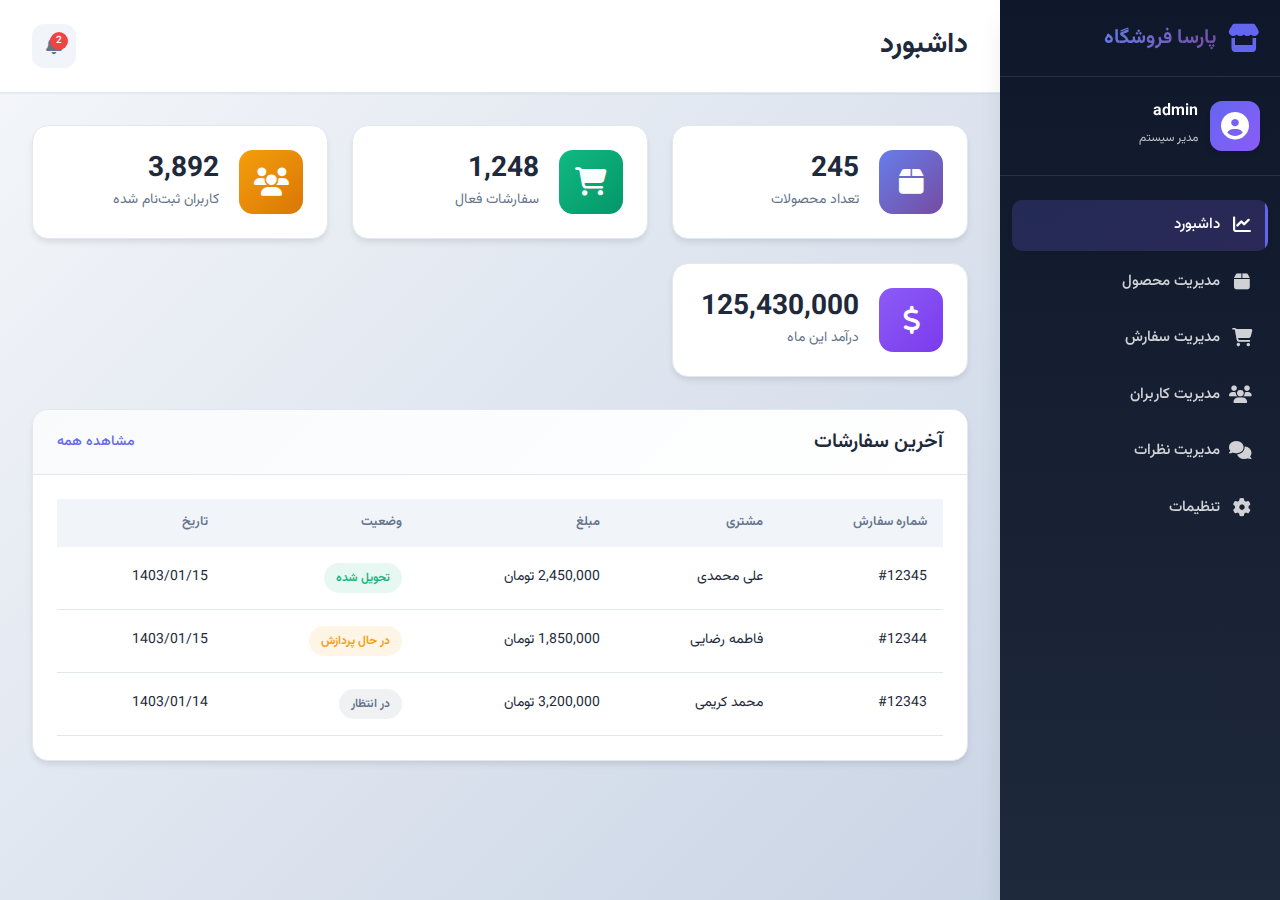
<file: index.html>
<!DOCTYPE html>
    <html lang="fa">
    <head>
        <meta charset="UTF-8">
        <meta name="viewport" content="width=device-width, initial-scale=1.0">
        <title>پنل مدیریت - پارسا فروشگاه</title>
        <link href="https://cdn.jsdelivr.net/npm/bootstrap@5.3.3/dist/css/bootstrap.min.css" rel="stylesheet">
        <script src="https://cdn.jsdelivr.net/npm/bootstrap@5.3.3/dist/js/bootstrap.bundle.min.js"></script>
        <link rel="stylesheet" href="panel.css">
        <link rel="stylesheet" href="https://cdnjs.cloudflare.com/ajax/libs/font-awesome/6.5.0/css/all.min.css">
        <link rel="preconnect" href="https://fonts.googleapis.com">
        <link rel="preconnect" href="https://fonts.gstatic.com" crossorigin>
        <link href="https://fonts.googleapis.com/css2?family=Vazirmatn:wght@300;400;500;600;700&display=swap" rel="stylesheet">
    </head>
    <body dir="rtl">
        <div class="admin-panel">
            <!-- Sidebar -->
            <aside class="sidebar">
                <div class="sidebar-header">
                    <div class="logo">
                        <i class="fa-solid fa-store"></i>
                        <h2 data-binding="shop-name">پارسا فروشگاه</h2>
                    </div>
                </div>
                
                <div class="user-profile">
                    <div class="user-avatar">
                        <i class="fa-solid fa-user-circle"></i>
                    </div>
                    <div class="user-info">
                        <h4>admin</h4>
                        <span data-i18n-key="user.role.admin">مدیر سیستم</span>
                    </div>
                </div>

                <nav class="sidebar-menu">
                    <a href="#" class="menu-item active" data-page="dashboard">
                        <i class="fa-solid fa-chart-line"></i>
                        <span data-i18n-key="nav.dashboard">داشبورد</span>
                    </a>
                    <a href="#" class="menu-item" data-page="products">
                        <i class="fa-solid fa-box"></i>
                        <span data-i18n-key="nav.products">مدیریت محصول</span>
                    </a>
                    <a href="#" class="menu-item" data-page="orders">
                        <i class="fa-solid fa-shopping-cart"></i>
                        <span data-i18n-key="nav.orders">مدیریت سفارش</span>
                    </a>
                    <a href="#" class="menu-item" data-page="users">
                        <i class="fa-solid fa-users"></i>
                        <span data-i18n-key="nav.users">مدیریت کاربران</span>
                    </a>
                    <a href="#" class="menu-item" data-page="comments">
                        <i class="fa-solid fa-comments"></i>
                        <span data-i18n-key="nav.comments">مدیریت نظرات</span>
                    </a>
                    <a href="#" class="menu-item" data-page="settings">
                        <i class="fa-solid fa-gear"></i>
                        <span data-i18n-key="nav.settings">تنظیمات</span>
                    </a>
                </nav>
            </aside>

            <!-- Main Content -->
            <main class="main-content">
                <div class="content-header">
                    <div class="content-header-start">
                        <button class="mobile-nav-toggle" id="mobileNavToggle" aria-label="باز کردن منو" data-i18n-key="action.openMenu" data-i18n-attr="aria-label">
                            <i class="fa-solid fa-bars"></i>
                        </button>
                        <h1 class="page-title" data-i18n-key="nav.dashboard">داشبورد</h1>
                    </div>
                    <div class="header-actions">
                        <div class="notification-wrapper">
                            <button class="btn-notification" id="notificationButton">
                                <i class="fa-solid fa-bell"></i>
                                <span class="badge" id="notificationBadge">0</span>
                            </button>
                            <div class="notifications-panel" id="notificationsPanel">
                                <div class="notifications-header">
                                    <span data-i18n-key="notifications.title">اعلان‌های اخیر</span>
                                    <button class="mark-all" id="markAllNotifications" data-i18n-key="notifications.markAll">علامت‌گذاری همه</button>
                                </div>
                                <ul class="notifications-list" id="notificationsList"></ul>
                                <div class="notifications-empty" id="notificationsEmpty" data-i18n-key="notifications.empty">اعلانی وجود ندارد.</div>
                            </div>
                        </div>
                    </div>
                </div>

                <div class="content-area">
                    <!-- Dashboard Content -->
                    <div id="dashboard" class="page-content active">
                        <div class="stats-grid">
                            <div class="stat-card">
                                <div class="stat-icon blue">
                                    <i class="fa-solid fa-box"></i>
                                </div>
                                <div class="stat-info">
                                    <h3>245</h3>
                                    <p data-i18n-key="stats.products">تعداد محصولات</p>
                                </div>
                            </div>
                            <div class="stat-card">
                                <div class="stat-icon green">
                                    <i class="fa-solid fa-shopping-cart"></i>
                                </div>
                                <div class="stat-info">
                                    <h3>1,248</h3>
                                    <p data-i18n-key="stats.orders">سفارشات فعال</p>
                                </div>
                            </div>
                            <div class="stat-card">
                                <div class="stat-icon orange">
                                    <i class="fa-solid fa-users"></i>
                                </div>
                                <div class="stat-info">
                                    <h3>3,892</h3>
                                    <p data-i18n-key="stats.users">کاربران ثبت‌نام شده</p>
                                </div>
                            </div>
                            <div class="stat-card">
                                <div class="stat-icon purple">
                                    <i class="fa-solid fa-dollar-sign"></i>
                                </div>
                                <div class="stat-info">
                                    <h3>125,430,000</h3>
                                    <p data-i18n-key="stats.revenue">درآمد این ماه</p>
                                </div>
                            </div>
                        </div>

                        <div class="content-cards">
                            <div class="card-modern">
                                <div class="card-header">
                                    <h3 data-i18n-key="card.latestOrders">آخرین سفارشات</h3>
                                    <a href="#" class="view-all" data-i18n-key="action.viewAll">مشاهده همه</a>
                                </div>
                                <div class="card-body">
                                    <div class="table-responsive">
                                        <table class="modern-table">
                                            <thead>
                                                <tr>
                                                    <th data-i18n-key="table.orderId">شماره سفارش</th>
                                                    <th data-i18n-key="table.customer">مشتری</th>
                                                    <th data-i18n-key="table.amount">مبلغ</th>
                                                    <th data-i18n-key="table.status">وضعیت</th>
                                                    <th data-i18n-key="table.date">تاریخ</th>
                                                </tr>
                                            </thead>
                                            <tbody>
                                                <tr>
                                                    <td>#12345</td>
                                                    <td>علی محمدی</td>
                                                    <td>2,450,000 تومان</td>
                                                    <td><span class="status-badge success" data-status-code="delivered" data-i18n-key="status.delivered">تحویل شده</span></td>
                                                    <td>1403/01/15</td>
                                                </tr>
                                                <tr>
                                                    <td>#12344</td>
                                                    <td>فاطمه رضایی</td>
                                                    <td>1,850,000 تومان</td>
                                                    <td><span class="status-badge warning" data-status-code="processing" data-i18n-key="status.processing">در حال پردازش</span></td>
                                                    <td>1403/01/15</td>
                                                </tr>
                                                <tr>
                                                    <td>#12343</td>
                                                    <td>محمد کریمی</td>
                                                    <td>3,200,000 تومان</td>
                                                    <td><span class="status-badge pending" data-status-code="pending" data-i18n-key="status.pending">در انتظار</span></td>
                                                    <td>1403/01/14</td>
                                                </tr>
                                            </tbody>
                                        </table>
                                    </div>
                                </div>
                            </div>
                        </div>
                    </div>

                    <!-- Products Content -->
                    <div id="products" class="page-content">
                        <div class="content-cards">
                            <div class="card-modern">
                                <div class="card-header">
                                    <h3 data-i18n-key="card.productsList">لیست محصولات</h3>
                                    <button id="add" class="btn-primary">
                                        <i class="fa-solid fa-plus"></i>
                                        <span data-i18n-key="action.addProduct">افزودن محصول جدید</span>
                                    </button>
                                </div>
                                <div class="card-body">
                                    <div class="search-bar">
                                        <i class="fa-solid fa-search"></i>
                                        <input id="productSearch" type="text" placeholder="جستجو در محصولات..." data-i18n-key="placeholder.searchProducts" data-i18n-attr="placeholder">
                                    </div>
                                    <div class="products-grid">
                                        <div class="product-card">
                                            <div class="product-image">
                                                <i class="fa-solid fa-image"></i>
                                            </div>
                                            <div class="product-info">
                                                <h4>محصول نمونه 1</h4>
                                                <p>دسته: الکترونیک</p>
                                                <div class="product-price">2,500,000 تومان</div>
                                            </div>
                                            <div class="product-actions">
                                                <button class="btn-icon"><i class="fa-solid fa-edit"></i></button>
                                                <button class="btn-icon"><i class="fa-solid fa-trash"></i></button>
                                            </div>
                                        </div>
                                        <div class="product-card">
                                            <div class="product-image">
                                                <i class="fa-solid fa-image"></i>
                                            </div>
                                            <div class="product-info">
                                                <h4>محصول نمونه 2</h4>
                                                <p>دسته: پوشاک</p>
                                                <div class="product-price">850,000 تومان</div>
                                            </div>
                                            <div class="product-actions">
                                                <button class="btn-icon"><i class="fa-solid fa-edit"></i></button>
                                                <button class="btn-icon"><i class="fa-solid fa-trash"></i></button>
                                            </div>
                                        </div>
                                        <div class="product-card">
                                            <div class="product-image">
                                                <i class="fa-solid fa-image"></i>
                                            </div>
                                            <div class="product-info">
                                                <h4>محصول نمونه 3</h4>
                                                <p>دسته: لوازم خانگی</p>
                                                <div class="product-price">4,200,000 تومان</div>
                                            </div>
                                            <div class="product-actions">
                                                <button class="btn-icon"><i class="fa-solid fa-edit"></i></button>
                                                <button class="btn-icon"><i class="fa-solid fa-trash"></i></button>
                                            </div>
                                        </div>
                                    </div>
                                </div>
                            </div>
                        </div>
                    </div>

                    <!-- Orders Content -->
                    <div id="orders" class="page-content">
                        <div class="content-cards">
                            <div class="card-modern">
                                <div class="card-header">
                                    <h3 data-i18n-key="card.ordersManage">مدیریت سفارشات</h3>
                                    <div class="filter-buttons">
                                        <button class="filter-btn active" data-filter="all" data-i18n-key="filter.all">همه</button>
                                        <button class="filter-btn" data-filter="pending" data-i18n-key="filter.pending">در انتظار</button>
                                        <button class="filter-btn" data-filter="processing" data-i18n-key="filter.processing">در حال پردازش</button>
                                        <button class="filter-btn" data-filter="delivered" data-i18n-key="filter.delivered">تحویل شده</button>
                                        <button class="filter-btn" data-filter="canceled" data-i18n-key="filter.canceled">لغو شده</button>
                                    </div>
                                </div>
                                <div class="card-body">
                                    <div class="table-responsive">
                                        <table class="modern-table">
                                            <thead>
                                                <tr>
                                                    <th data-i18n-key="table.orderId">شماره سفارش</th>
                                                    <th data-i18n-key="table.customer">مشتری</th>
                                                    <th data-i18n-key="table.products">محصولات</th>
                                                    <th data-i18n-key="table.total">مبلغ کل</th>
                                                    <th data-i18n-key="table.status">وضعیت</th>
                                                    <th data-i18n-key="table.actions">عملیات</th>
                                                </tr>
                                            </thead>
                                            <tbody>
                                                <tr data-status-code="delivered"
                                                    data-notes="سفارش شامل کفش ورزشی، تی‌شرت اسپرت و هدفون است. پرداخت به صورت آنلاین انجام شده است."
                                                    data-products="کفش ورزشی نایک|تی‌شرت اسپرت آدیداس|هدفون بی‌سیم سونی"
                                                    data-payment="پرداخت آنلاین (درگاه بانکی)">
                                                    <td>#12345</td>
                                                    <td>علی محمدی</td>
                                                    <td>3 محصول</td>
                                                    <td>2,450,000 تومان</td>
                                                    <td><span class="status-badge success" data-status-code="delivered" data-i18n-key="status.delivered">تحویل شده</span></td>
                                                    <td>
                                                        <div class="order-actions">
                                                            <button class="btn-icon"><i class="fa-solid fa-eye"></i></button>
                                                        </div>
                                                    </td>
                                                </tr>
                                                <tr data-status-code="pending"
                                                    data-notes="مشتری درخواست ارسال سریع برای سفارش ۵ قلم لوازم جانبی داده است. پرداخت در محل خواهد بود."
                                                    data-products="کیبورد مکانیکال ردراگون|ماوس گیمینگ لاجیتک|هدفون روگ|پد ماوس RGB|پایه مانیتور"
                                                    data-payment="پرداخت در محل (نقد)">
                                                    <td>#12343</td>
                                                    <td>محمد کریمی</td>
                                                    <td>5 محصول</td>
                                                    <td>3,200,000 تومان</td>
                                                    <td><span class="status-badge pending" data-status-code="pending" data-i18n-key="status.pending">در انتظار</span></td>
                                                    <td>
                                                        <div class="order-actions">
                                                            <button class="btn-icon"><i class="fa-solid fa-eye"></i></button>
                                                        </div>
                                                    </td>
                                                </tr>
                                                <tr data-status-code="processing"
                                                    data-notes="دو آیتم پوشاک زنانه شامل مانتو و کیف سفارش داده شده و مشتری خواستار تماس قبل از ارسال است."
                                                    data-products="مانتو اداری پارچه مازراتی|کیف دستی چرمی"
                                                    data-payment="پرداخت کارت به کارت">
                                                    <td>#12344</td>
                                                    <td>فاطمه رضایی</td>
                                                    <td>2 محصول</td>
                                                    <td>1,850,000 تومان</td>
                                                    <td><span class="status-badge warning" data-status-code="processing" data-i18n-key="status.processing">در حال پردازش</span></td>
                                                    <td>
                                                        <div class="order-actions">
                                                            <button class="btn-icon"><i class="fa-solid fa-eye"></i></button>
                                                        </div>
                                                    </td>
                                                </tr>
                                            </tbody>
                                        </table>
                                    </div>
                                </div>
                            </div>
                        </div>
                    </div>

                    <!-- Users Content -->
                    <div id="users" class="page-content">
                        <div class="content-cards">
                            <div class="card-modern">
                                <div class="card-header">
                                    <h3 data-i18n-key="card.usersManage">مدیریت کاربران</h3>
                                    <button id="addUser" class="btn-primary">
                                        <i class="fa-solid fa-user-plus"></i>
                                        <span data-i18n-key="action.addUser">افزودن کاربر جدید</span>
                                    </button>
                                </div>
                                <div class="card-body">
                                    <div class="search-bar">
                                        <i class="fa-solid fa-search"></i>
                                        <input id="userSearch" type="text" placeholder="جستجو در کاربران..." data-i18n-key="placeholder.searchUsers" data-i18n-attr="placeholder">
                                    </div>
                                    <div class="users-list">
                                        <div class="user-card">
                                            <div class="user-avatar-small">
                                                <i class="fa-solid fa-user"></i>
                                            </div>
                                            <div class="user-details">
                                                <h4>علی محمدی</h4>
                                                <p>ali.mohammadi@example.com</p>
                                                <span class="user-role" data-i18n-key="user.role.customer">مشتری</span>
                                            </div>
                                            <div class="user-stats">
                                                <div class="stat-item">
                                                    <span class="stat-label" data-i18n-key="users.ordersLabel">سفارشات</span>
                                                    <span class="stat-value">12</span>
                                                </div>
                                            </div>
                                            <div class="user-actions">
                                                <button class="btn-icon"><i class="fa-solid fa-edit"></i></button>
                                                <button class="btn-icon"><i class="fa-solid fa-trash"></i></button>
                                            </div>
                                        </div>
                                        <div class="user-card">
                                            <div class="user-avatar-small">
                                                <i class="fa-solid fa-user"></i>
                                            </div>
                                            <div class="user-details">
                                                <h4>فاطمه رضایی</h4>
                                                <p>f.rezaei@example.com</p>
                                                <span class="user-role" data-i18n-key="user.role.customer">مشتری</span>
                                            </div>
                                            <div class="user-stats">
                                                <div class="stat-item">
                                                    <span class="stat-label" data-i18n-key="users.ordersLabel">سفارشات</span>
                                                    <span class="stat-value">8</span>
                                                </div>
                                            </div>
                                            <div class="user-actions">
                                                <button class="btn-icon"><i class="fa-solid fa-edit"></i></button>
                                                <button class="btn-icon"><i class="fa-solid fa-trash"></i></button>
                                            </div>
                                        </div>
                                        <div class="user-card">
                                            <div class="user-avatar-small">
                                                <i class="fa-solid fa-user"></i>
                                            </div>
                                            <div class="user-details">
                                                <h4>محمد کریمی</h4>
                                                <p>m.karimi@example.com</p>
                                                <span class="user-role admin-role" data-i18n-key="user.role.admin">مدیر</span>
                                            </div>
                                            <div class="user-stats">
                                                <div class="stat-item">
                                                    <span class="stat-label" data-i18n-key="users.ordersLabel">سفارشات</span>
                                                    <span class="stat-value">25</span>
                                                </div>
                                            </div>
                                            <div class="user-actions">
                                                <button class="btn-icon"><i class="fa-solid fa-edit"></i></button>
                                                <button class="btn-icon"><i class="fa-solid fa-trash"></i></button>
                                            </div>
                                        </div>
                                    </div>
                                </div>
                            </div>
                        </div>
                    </div>

                    <!-- Comments Content -->
                    <div id="comments" class="page-content">
                        <div class="content-cards">
                            <div class="card-modern">
                                <div class="card-header">
                                    <h3 data-i18n-key="card.commentsManage">مدیریت نظرات</h3>
                                    <div class="filter-buttons">
                                        <button class="filter-btn active" data-comment-filter="all" data-i18n-key="filter.all">همه</button>
                                        <button class="filter-btn" data-comment-filter="approved" data-i18n-key="filter.approved">تأیید شده</button>
                                        <button class="filter-btn" data-comment-filter="pending" data-i18n-key="filter.pendingApproval">در انتظار تأیید</button>
                                    </div>
                                </div>
                                <div class="card-body">
                                    <div class="comments-list" id="commentsList">
                                        <!-- نظرات به صورت دینامیک بارگذاری می‌شوند -->
                                    </div>
                                </div>
                            </div>
                        </div>
                    </div>

                    <!-- Settings Content -->
                    <div id="settings" class="page-content">
                        <div class="content-cards">
                            <div class="card-modern">
                                <div class="card-header">
                                    <h3 data-i18n-key="settings.title">تنظیمات سیستم</h3>
                                </div>
                                <div class="card-body">
                                    <div class="settings-section">
                                        <h4 data-i18n-key="settings.general">تنظیمات عمومی</h4>
                                    <div class="settings-form">
                                        <div class="form-group">
                                            <label for="settingsShopName" data-i18n-key="label.shopName">نام فروشگاه</label>
                                            <input id="settingsShopName" type="text" value="پارسا فروشگاه" class="form-input" autocomplete="off">
                                        </div>
                                        <div class="form-group">
                                            <label for="settingsAdminEmail" data-i18n-key="label.adminEmail">ایمیل مدیریت</label>
                                            <input id="settingsAdminEmail" type="email" value="admin@parsa-shop.ir" class="form-input" autocomplete="off">
                                        </div>
                                        <div class="form-group">
                                            <label for="settingsAdminPhone" data-i18n-key="label.adminPhone">شماره تماس</label>
                                            <input id="settingsAdminPhone" type="tel" value="021-12345678" class="form-input" autocomplete="off">
                                        </div>
                                        </div>
                                    </div>

                                    <div class="settings-section">
                                        <h4 data-i18n-key="settings.notifications">تنظیمات اعلان‌ها</h4>
                                        <div class="settings-form">
                                            <div class="checkbox-group">
                                                <label class="checkbox-label" for="notifyOrdersCheckbox">
                                                    <input type="checkbox" id="notifyOrdersCheckbox" checked>
                                                    <span data-i18n-key="label.notifyOrders">اعلان ایمیل برای سفارشات جدید</span>
                                                </label>
                                                <label class="checkbox-label" for="notifyCommentsCheckbox">
                                                    <input type="checkbox" id="notifyCommentsCheckbox" checked>
                                                    <span data-i18n-key="label.notifyComments">اعلان برای نظرات جدید</span>
                                                </label>
                                                <label class="checkbox-label" for="notifyUsersCheckbox">
                                                    <input type="checkbox" id="notifyUsersCheckbox">
                                                    <span data-i18n-key="label.notifyUsers">اعلان برای کاربران جدید</span>
                                                </label>
                                            </div>
                                        </div>
                                    </div>

                                    <div class="settings-section">
                                        <h4 data-i18n-key="settings.appearance">ظاهر و نمایش</h4>
                                        <div class="settings-form">
                                            <div class="form-group">
                                                <label for="colorThemeSelect" data-i18n-key="label.colorTheme">تم رنگی</label>
                                                <select class="form-input" id="colorThemeSelect">
                                                    <option value="light" data-i18n-key="theme.light">روشن</option>
                                                    <option value="dark" data-i18n-key="theme.dark">تیره</option>
                                                    <option value="auto" data-i18n-key="theme.auto">خودکار</option>
                                                </select>
                                            </div>
                                            <div class="form-group">
                                                <label for="languageSelect" data-i18n-key="label.language">زبان</label>
                                                <select class="form-input" id="languageSelect">
                                                    <option value="fa" data-i18n-key="language.fa">فارسی</option>
                                                    <option value="en" data-i18n-key="language.en">English</option>
                                                </select>
                                            </div>
                                        </div>
                                    </div>

                                    <div class="settings-actions">
                                        <button class="btn-primary" id="saveSettingsBtn" type="button" data-i18n-key="action.save">ذخیره تغییرات</button>
                                        <button class="btn-secondary" id="resetSettingsBtn" type="button" data-i18n-key="action.reset">بازنشانی</button>
                                    </div>
                                    <div class="settings-feedback" id="settingsFeedback" role="status" aria-live="polite"></div>
                                </div>
                            </div>
                        </div>
                    </div>
                </div>
            </main>
        </div>
        <div class="sidebar-overlay" id="sidebarOverlay"></div>

        <div class="order-modal" id="orderModal" aria-hidden="true">
            <div class="order-modal-content" role="dialog" aria-modal="true" aria-labelledby="orderModalTitle">
                <div class="order-modal-header">
                    <h3 id="orderModalTitle" data-i18n-key="orderModal.title">جزئیات سفارش</h3>
                    <button class="order-modal-close" id="closeOrderModal" aria-label="بستن پنجره" data-i18n-attr="aria-label" data-i18n-key="orderModal.close">
                        <i class="fa-solid fa-xmark"></i>
                    </button>
                </div>
                <div class="order-modal-body">
                    <div class="order-info-grid">
                        <div class="info-item">
                            <span data-i18n-key="orderModal.number">شماره سفارش</span>
                            <strong id="orderModalNumber">-</strong>
                        </div>
                        <div class="info-item">
                            <span data-i18n-key="orderModal.customer">نام مشتری</span>
                            <strong id="orderModalCustomer">-</strong>
                        </div>
                        <div class="info-item">
                            <span data-i18n-key="orderModal.productsCount">تعداد محصولات</span>
                            <strong id="orderModalProducts">-</strong>
                        </div>
                        <div class="info-item">
                            <span data-i18n-key="orderModal.total">مبلغ کل</span>
                            <strong id="orderModalTotal">-</strong>
                        </div>
                        <div class="info-item full-width">
                            <span data-i18n-key="orderModal.status">وضعیت</span>
                            <span id="orderModalStatus" class="status-badge">-</span>
                        </div>
                    </div>
                    <div class="order-modal-notes" id="orderModalNotes" data-i18n-key="orderModal.notesDefault">
                        برای مشاهده جزئیات بیشتر، سفارش را از بخش مدیریت انتخاب کنید.
                    </div>
                    <div class="order-modal-section">
                        <h4 data-i18n-key="orderModal.productsHeading">محصولات خریداری شده</h4>
                        <ul class="order-products-list" id="orderModalProductsList">
                            <li data-i18n-key="orderModal.productsEmpty">—</li>
                        </ul>
                    </div>
                    <div class="order-modal-section">
                        <h4 data-i18n-key="orderModal.paymentHeading">روش پرداخت</h4>
                        <p class="order-payment-method" id="orderModalPayment" data-i18n-key="orderModal.paymentEmpty">-</p>
                    </div>
                </div>
            </div>
        </div>
        <script src="settings.js"></script>
        <script src="panel.js"></script>
    </body>
    </html>
</file>
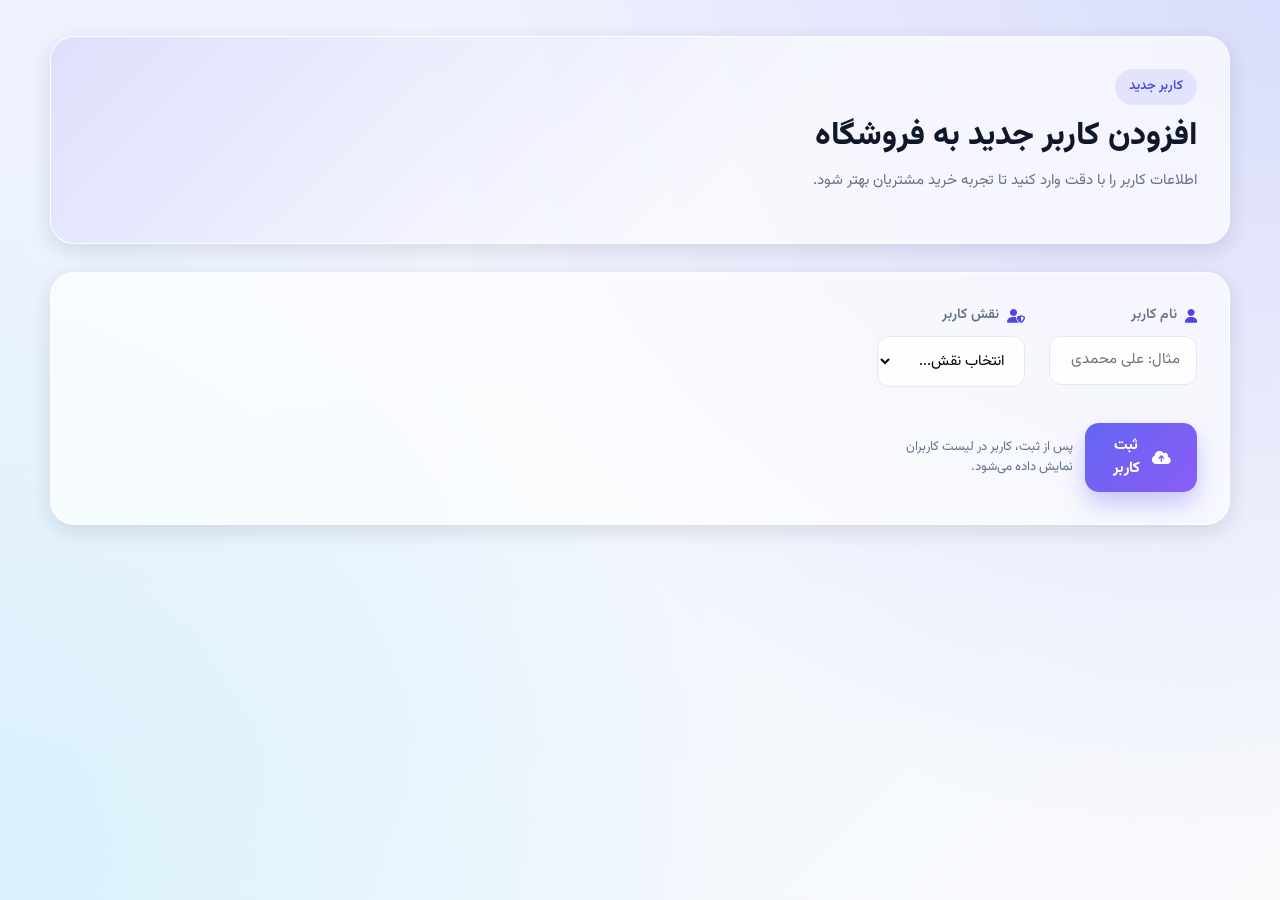
<file: ezafekarbar.html>
<!DOCTYPE html>
<html lang="fa">
<head>
  <meta charset="utf-8" />
  <meta name="viewport" content="width=device-width,initial-scale=1" />
  <link href="https://cdn.jsdelivr.net/npm/bootstrap@5.3.3/dist/css/bootstrap.min.css" rel="stylesheet">
  <link rel="stylesheet" href="https://cdnjs.cloudflare.com/ajax/libs/font-awesome/6.5.0/css/all.min.css">
  <link rel="preconnect" href="https://fonts.googleapis.com">
  <link rel="preconnect" href="https://fonts.gstatic.com" crossorigin>
  <link href="https://fonts.googleapis.com/css2?family=Vazirmatn:wght@300;400;500;600;700&display=swap" rel="stylesheet">
  <script src="https://cdn.jsdelivr.net/npm/bootstrap@5.3.3/dist/js/bootstrap.bundle.min.js"></script>
  <title data-i18n-key="addUser.title">پارسا فروشگاه — افزودن کاربر</title>
<style>
* {
  box-sizing: border-box;
  margin: 0;
  padding: 0;
}

:root {
  --primary-color: #6366f1;
  --primary-dark: #4f46e5;
  --secondary-color: #8b5cf6;
  --accent-color: #22d3ee;
  --card-bg: #ffffff;
  --bg: #f5f7fb;
  --text-primary: #0f172a;
  --text-secondary: #64748b;
  --border-color: #e2e8f0;
  --shadow-sm: 0 1px 2px rgba(15, 23, 42, 0.05);
  --shadow-md: 0 6px 20px rgba(15, 23, 42, 0.12);
  --shadow-lg: 0 30px 60px rgba(79, 70, 229, 0.18);
  --glass: rgba(255, 255, 255, 0.65);
}

body {
  font-family: 'Vazirmatn', system-ui, -apple-system, "Segoe UI", Roboto, Arial;
  background: radial-gradient(circle at top right, rgba(99, 102, 241, 0.18), transparent 55%) center/cover,
              radial-gradient(circle at bottom left, rgba(34, 211, 238, 0.12), transparent 50%) center/cover,
              linear-gradient(135deg, #eef2ff 0%, #f8fafc 100%);
  color: var(--text-primary);
  direction: rtl;
  min-height: 100vh;
  padding: 36px 18px 48px;
}

.app {
  max-width: 1180px;
  margin: 0 auto;
  display: flex;
  flex-direction: column;
  gap: 28px;
}

.page-header {
  background: var(--glass);
  border-radius: 24px;
  padding: 32px;
  display: flex;
  align-items: flex-start;
  justify-content: space-between;
  gap: 32px;
  box-shadow: var(--shadow-md);
  backdrop-filter: blur(18px);
  border: 1px solid rgba(255, 255, 255, 0.6);
  position: relative;
  overflow: hidden;
}

.page-header::after {
  content: "";
  position: absolute;
  inset: 0;
  background: linear-gradient(135deg, rgba(99, 102, 241, 0.18), transparent 60%);
  pointer-events: none;
}

.page-title-group {
  position: relative;
  z-index: 1;
  display: flex;
  flex-direction: column;
  gap: 12px;
  max-width: 620px;
}

.page-badge {
  display: inline-flex;
  align-items: center;
  gap: 8px;
  font-size: 13px;
  font-weight: 600;
  color: var(--primary-dark);
  background: rgba(99, 102, 241, 0.12);
  padding: 8px 14px;
  border-radius: 999px;
  width: fit-content;
}

.page-badge i {
  font-size: 15px;
}

.page-title-group h1 {
  font-size: 32px;
  font-weight: 800;
  color: var(--text-primary);
  margin: 0;
}

.page-title-group p {
  font-size: 15px;
  line-height: 1.9;
  color: var(--text-secondary);
}

.header-illustration {
  position: relative;
  z-index: 1;
  display: flex;
  align-items: center;
  justify-content: center;
  width: 120px;
  height: 120px;
  border-radius: 28px;
  background: linear-gradient(145deg, rgba(99, 102, 241, 0.16), rgba(139, 92, 246, 0.18));
  box-shadow: inset 0 0 0 1px rgba(255, 255, 255, 0.4);
  color: var(--primary-dark);
  font-size: 48px;
}

.main {
  background: var(--glass);
  padding: 32px;
  border-radius: 24px;
  box-shadow: var(--shadow-md);
  border: 1px solid rgba(255, 255, 255, 0.7);
  backdrop-filter: blur(18px);
  transition: transform 0.4s ease, box-shadow 0.4s ease;
}

.main:hover {
  transform: translateY(-4px);
  box-shadow: var(--shadow-lg);
}

.form-layout {
  display: grid;
  grid-template-columns: minmax(0, 320px) minmax(0, 1fr);
  gap: 28px;
  align-items: flex-start;
}

.upload-panel {
  position: relative;
  background: linear-gradient(160deg, rgba(99, 102, 241, 0.85), rgba(139, 92, 246, 0.85));
  border-radius: 20px;
  padding: 28px 24px;
  color: white;
  box-shadow: 0 18px 40px rgba(79, 70, 229, 0.35);
  overflow: hidden;
}

.upload-panel::after {
  content: "";
  position: absolute;
  inset: 0;
  background: radial-gradient(circle at top right, rgba(255, 255, 255, 0.28), transparent 55%);
  pointer-events: none;
}

.upload-content {
  position: relative;
  z-index: 1;
  display: flex;
  flex-direction: column;
  gap: 16px;
}

.upload-headline h2 {
  font-size: 20px;
  font-weight: 700;
  margin-bottom: 6px;
  color: #ffffff;
}

.upload-headline p {
  font-size: 14px;
  line-height: 1.7;
  color: rgba(255, 255, 255, 0.9);
}

.upload-label {
  position: relative;
  display: flex;
  flex-direction: column;
  align-items: center;
  justify-content: center;
  gap: 12px;
  cursor: pointer;
  padding: 24px;
  border-radius: 16px;
  background: rgba(15, 23, 42, 0.18);
  transition: transform 0.3s ease, background 0.3s ease;
  color: #ffffff;
  text-align: center;
  border: 1px dashed rgba(255, 255, 255, 0.7);
}

.upload-label:hover {
  transform: translateY(-4px);
  background: rgba(15, 23, 42, 0.28);
}

.upload-label i {
  font-size: 34px;
}

.upload-label span {
  font-size: 14px;
  font-weight: 500;
  color: rgba(255, 255, 255, 0.95);
}

.preview {
  width: 100%;
  height: 230px;
  object-fit: cover;
  border-radius: 16px;
  border: 1px solid rgba(255, 255, 255, 0.6);
  background: rgba(15, 23, 42, 0.12);
  margin-top: 16px;
  box-shadow: inset 0 0 0 1px rgba(255, 255, 255, 0.15);
  display: none;
}

form {
  display: flex;
  flex-direction: column;
  gap: 24px;
}

.form-card {
  display: grid;
  grid-template-columns: repeat(2, minmax(0, 1fr));
  gap: 20px 24px;
}

.form-field {
  display: flex;
  flex-direction: column;
  gap: 10px;
}

label {
  font-size: 14px;
  font-weight: 600;
  color: var(--text-secondary);
  display: inline-flex;
  align-items: center;
  gap: 8px;
}

label i {
  font-size: 14px;
  color: var(--primary-dark);
}

input[type=text],
input[type=number],
select {
  width: 100%;
  padding: 12px 16px;
  border: 1.8px solid var(--border-color);
  border-radius: 12px;
  font-size: 15px;
  background: rgba(255, 255, 255, 0.85);
  transition: border-color 0.3s ease, box-shadow 0.3s ease;
}

input:focus,
select:focus {
  outline: none;
  border-color: var(--primary-color);
  box-shadow: 0 0 0 4px rgba(99, 102, 241, 0.12);
  background: white;
}

.price-field {
  max-width: 220px;
}

.actions-row {
  display: flex;
  align-items: center;
  gap: 12px;
  margin-top: 12px;
}

button {
  background: linear-gradient(135deg, var(--primary-color), var(--secondary-color));
  color: white;
  border: none;
  padding: 12px 26px;
  border-radius: 14px;
  font-size: 15px;
  font-weight: 700;
  cursor: pointer;
  transition: transform 0.35s ease, box-shadow 0.35s ease;
  box-shadow: 0 12px 25px rgba(99, 102, 241, 0.35);
  display: inline-flex;
  align-items: center;
  gap: 10px;
}

button:hover {
  transform: translateY(-4px);
  box-shadow: 0 18px 35px rgba(79, 70, 229, 0.35);
}

.button-subtitle {
  font-size: 13px;
  color: var(--text-secondary);
}

.tips-card {
  margin-top: 12px;
  background: rgba(15, 23, 42, 0.2);
  border: 1px dashed rgba(255, 255, 255, 0.35);
  border-radius: 14px;
  padding: 16px 20px;
  display: grid;
  gap: 8px;
}

.tips-card span {
  font-size: 13px;
  color: rgba(255, 255, 255, 0.92);
  display: flex;
  align-items: center;
  gap: 6px;
}

.tips-card span i {
  color: #ffffff;
}

@media (max-width: 992px) {
  .page-header {
    flex-direction: column;
    align-items: flex-start;
  }

  .header-illustration {
    width: 88px;
    height: 88px;
    font-size: 36px;
  }

  .form-layout {
    grid-template-columns: 1fr;
  }

  .upload-panel {
    order: 2;
  }
}

@media (max-width: 576px) {
  body {
    padding: 24px 12px 36px;
  }

  .main {
    padding: 24px;
  }

  .page-title-group h1 {
    font-size: 26px;
  }

  .form-card {
    grid-template-columns: 1fr;
  }

  .price-field {
    max-width: none;
  }
}
</style>
</head>
<body>
  <div class="app">
    <header class="page-header">
      <div class="page-title-group">
        <span class="page-badge" data-i18n-key="addUser.badge">
          <i class="fa-solid fa-star"></i>
          کاربر جدید
        </span>
        <h1 data-i18n-key="addUser.title">افزودن کاربر جدید به فروشگاه</h1>
        <p data-i18n-key="addUser.description">
          اطلاعات کاربر را با دقت وارد کنید تا تجربه خرید مشتریان بهتر شود.
        </p>
      </div>
    </header>

    <section class="main">
      <div class="form-layout">

        <form id="userForm" autocomplete="off">
          <div class="form-card">
            <div class="form-field">
              <label for="uname"><i class="fa-solid fa-user"></i> <span data-i18n-key="addUser.name">نام کاربر</span></label>
              <input id="uname" placeholder="مثال: علی محمدی" type="text" required data-i18n-key="addUser.namePlaceholder" data-i18n-attr="placeholder" />
            </div>
            <div class="form-field">
              <label for="urole"><i class="fa-solid fa-user-shield"></i> <span data-i18n-key="addUser.role">نقش کاربر</span></label>
              <select id="urole" required>
                <option value="" data-i18n-key="addUser.roleSelect">انتخاب نقش...</option>
                <option value="مدیر" data-i18n-key="addUser.roleAdmin">مدیر</option>
                <option value="مشتری" data-i18n-key="addUser.roleCustomer">مشتری</option>
              </select>
            </div>
          </div>

          <div class="actions-row">
            <button id="addUserBtn" type="submit">
              <i class="fa-solid fa-cloud-arrow-up"></i>
              <span data-i18n-key="addUser.submit">ثبت کاربر</span>
            </button>
            <span class="button-subtitle" data-i18n-key="addUser.submitNote">پس از ثبت، کاربر در لیست کاربران نمایش داده می‌شود.</span>
          </div>
        </form>
      </div>
    </section>
  </div>

<script src="settings.js"></script>
<script src="addkarbar.js"></script>
<script>
  // اعمال ترجمه‌ها در بارگذاری صفحه
  document.addEventListener('DOMContentLoaded', function() {
    if (window.applyTranslations && window.getCurrentLanguage) {
      const lang = window.getCurrentLanguage();
      window.applyTranslations(lang);
    }
  });
</script>
</body>
</html>
</file>
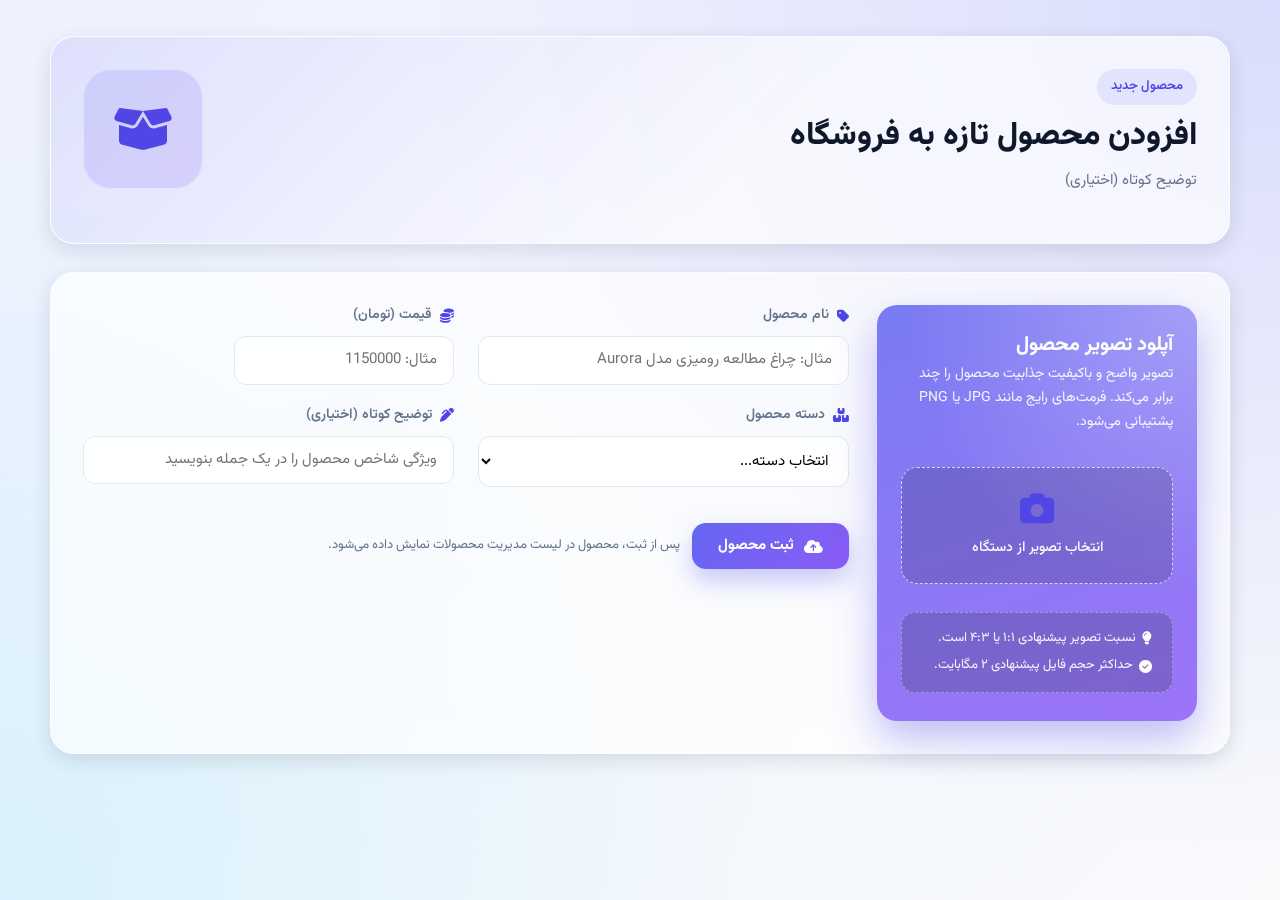
<file: ezafemahsul.html>
<!doctype html>
<html lang="fa">
<head>
  <meta charset="utf-8" />
  <meta name="viewport" content="width=device-width,initial-scale=1" />
  <link href="https://cdn.jsdelivr.net/npm/bootstrap@5.3.3/dist/css/bootstrap.min.css" rel="stylesheet">
  <link rel="stylesheet" href="https://cdnjs.cloudflare.com/ajax/libs/font-awesome/6.5.0/css/all.min.css">
  <link rel="preconnect" href="https://fonts.googleapis.com">
  <link rel="preconnect" href="https://fonts.gstatic.com" crossorigin>
  <link href="https://fonts.googleapis.com/css2?family=Vazirmatn:wght@300;400;500;600;700&display=swap" rel="stylesheet">
  <script src="https://cdn.jsdelivr.net/npm/bootstrap@5.3.3/dist/js/bootstrap.bundle.min.js"></script>
  <title data-i18n-key="addProduct.title">پارسا فروشگاه — افزودن محصول</title>
<style>
* {
  box-sizing: border-box;
  margin: 0;
  padding: 0;
}

:root {
  --primary-color: #6366f1;
  --primary-dark: #4f46e5;
  --secondary-color: #8b5cf6;
  --accent-color: #22d3ee;
  --card-bg: #ffffff;
  --bg: #f5f7fb;
  --text-primary: #0f172a;
  --text-secondary: #64748b;
  --border-color: #e2e8f0;
  --shadow-sm: 0 1px 2px rgba(15, 23, 42, 0.05);
  --shadow-md: 0 6px 20px rgba(15, 23, 42, 0.12);
  --shadow-lg: 0 30px 60px rgba(79, 70, 229, 0.18);
  --glass: rgba(255, 255, 255, 0.65);
}

body {
  font-family: 'Vazirmatn', system-ui, -apple-system, "Segoe UI", Roboto, Arial;
  background: radial-gradient(circle at top right, rgba(99, 102, 241, 0.18), transparent 55%) center/cover,
              radial-gradient(circle at bottom left, rgba(34, 211, 238, 0.12), transparent 50%) center/cover,
              linear-gradient(135deg, #eef2ff 0%, #f8fafc 100%);
  color: var(--text-primary);
  direction: rtl;
  min-height: 100vh;
  padding: 36px 18px 48px;
}

.app {
  max-width: 1180px;
  margin: 0 auto;
  display: flex;
  flex-direction: column;
  gap: 28px;
}

.page-header {
  background: var(--glass);
  border-radius: 24px;
  padding: 32px;
  display: flex;
  align-items: flex-start;
  justify-content: space-between;
  gap: 32px;
  box-shadow: var(--shadow-md);
  backdrop-filter: blur(18px);
  border: 1px solid rgba(255, 255, 255, 0.6);
  position: relative;
  overflow: hidden;
}

.page-header::after {
  content: "";
  position: absolute;
  inset: 0;
  background: linear-gradient(135deg, rgba(99, 102, 241, 0.18), transparent 60%);
  pointer-events: none;
}

.page-title-group {
  position: relative;
  z-index: 1;
  display: flex;
  flex-direction: column;
  gap: 12px;
  max-width: 620px;
}

.page-badge {
  display: inline-flex;
  align-items: center;
  gap: 8px;
  font-size: 13px;
  font-weight: 600;
  color: var(--primary-dark);
  background: rgba(99, 102, 241, 0.12);
  padding: 8px 14px;
  border-radius: 999px;
  width: fit-content;
}

.page-badge i {
  font-size: 15px;
}

.page-title-group h1 {
  font-size: 32px;
  font-weight: 800;
  color: var(--text-primary);
  margin: 0;
}

.page-title-group p {
  font-size: 15px;
  line-height: 1.9;
  color: var(--text-secondary);
}

.header-illustration {
  position: relative;
  z-index: 1;
  display: flex;
  align-items: center;
  justify-content: center;
  width: 120px;
  height: 120px;
  border-radius: 28px;
  background: linear-gradient(145deg, rgba(99, 102, 241, 0.16), rgba(139, 92, 246, 0.18));
  box-shadow: inset 0 0 0 1px rgba(255, 255, 255, 0.4);
  color: var(--primary-dark);
  font-size: 48px;
}

.main {
  background: var(--glass);
  padding: 32px;
  border-radius: 24px;
  box-shadow: var(--shadow-md);
  border: 1px solid rgba(255, 255, 255, 0.7);
  backdrop-filter: blur(18px);
  transition: transform 0.4s ease, box-shadow 0.4s ease;
}

.main:hover {
  transform: translateY(-4px);
  box-shadow: var(--shadow-lg);
}

.form-layout {
  display: grid;
  grid-template-columns: minmax(0, 320px) minmax(0, 1fr);
  gap: 28px;
  align-items: flex-start;
}

.upload-panel {
  position: relative;
  background: linear-gradient(160deg, rgba(99, 102, 241, 0.85), rgba(139, 92, 246, 0.85));
  border-radius: 20px;
  padding: 28px 24px;
  color: white;
  box-shadow: 0 18px 40px rgba(79, 70, 229, 0.35);
  overflow: hidden;
}

.upload-panel::after {
  content: "";
  position: absolute;
  inset: 0;
  background: radial-gradient(circle at top right, rgba(255, 255, 255, 0.28), transparent 55%);
  pointer-events: none;
}

.upload-content {
  position: relative;
  z-index: 1;
  display: flex;
  flex-direction: column;
  gap: 16px;
}

.upload-headline h2 {
  font-size: 20px;
  font-weight: 700;
  margin-bottom: 6px;
  color: #ffffff;
}

.upload-headline p {
  font-size: 14px;
  line-height: 1.7;
  color: rgba(255, 255, 255, 0.9);
}

.upload-label {
  position: relative;
  display: flex;
  flex-direction: column;
  align-items: center;
  justify-content: center;
  gap: 12px;
  cursor: pointer;
  padding: 24px;
  border-radius: 16px;
  background: rgba(15, 23, 42, 0.18);
  transition: transform 0.3s ease, background 0.3s ease;
  color: #ffffff;
  text-align: center;
  border: 1px dashed rgba(255, 255, 255, 0.7);
}

.upload-label:hover {
  transform: translateY(-4px);
  background: rgba(15, 23, 42, 0.28);
}

.upload-label i {
  font-size: 34px;
}

.upload-label span {
  font-size: 14px;
  font-weight: 500;
  color: rgba(255, 255, 255, 0.95);
}

.preview {
  width: 100%;
  height: 230px;
  object-fit: cover;
  border-radius: 16px;
  border: 1px solid rgba(255, 255, 255, 0.6);
  background: rgba(15, 23, 42, 0.12);
  margin-top: 16px;
  box-shadow: inset 0 0 0 1px rgba(255, 255, 255, 0.15);
  display: none;
}

form {
  display: flex;
  flex-direction: column;
  gap: 24px;
}

.form-card {
  display: grid;
  grid-template-columns: repeat(2, minmax(0, 1fr));
  gap: 20px 24px;
}

.form-field {
  display: flex;
  flex-direction: column;
  gap: 10px;
}

label {
  font-size: 14px;
  font-weight: 600;
  color: var(--text-secondary);
  display: inline-flex;
  align-items: center;
  gap: 8px;
}

label i {
  font-size: 14px;
  color: var(--primary-dark);
}

input[type=text],
input[type=number],
select {
  width: 100%;
  padding: 12px 16px;
  border: 1.8px solid var(--border-color);
  border-radius: 12px;
  font-size: 15px;
  background: rgba(255, 255, 255, 0.85);
  transition: border-color 0.3s ease, box-shadow 0.3s ease;
}

input:focus,
select:focus {
  outline: none;
  border-color: var(--primary-color);
  box-shadow: 0 0 0 4px rgba(99, 102, 241, 0.12);
  background: white;
}

.price-field {
  max-width: 220px;
}

.actions-row {
  display: flex;
  align-items: center;
  gap: 12px;
  margin-top: 12px;
}

button {
  background: linear-gradient(135deg, var(--primary-color), var(--secondary-color));
  color: white;
  border: none;
  padding: 12px 26px;
  border-radius: 14px;
  font-size: 15px;
  font-weight: 700;
  cursor: pointer;
  transition: transform 0.35s ease, box-shadow 0.35s ease;
  box-shadow: 0 12px 25px rgba(99, 102, 241, 0.35);
  display: inline-flex;
  align-items: center;
  gap: 10px;
}

button:hover {
  transform: translateY(-4px);
  box-shadow: 0 18px 35px rgba(79, 70, 229, 0.35);
}

.button-subtitle {
  font-size: 13px;
  color: var(--text-secondary);
}

.tips-card {
  margin-top: 12px;
  background: rgba(15, 23, 42, 0.2);
  border: 1px dashed rgba(255, 255, 255, 0.35);
  border-radius: 14px;
  padding: 16px 20px;
  display: grid;
  gap: 8px;
}

.tips-card span {
  font-size: 13px;
  color: rgba(255, 255, 255, 0.92);
  display: flex;
  align-items: center;
  gap: 6px;
}

.tips-card span i {
  color: #ffffff;
}

@media (max-width: 992px) {
  .page-header {
    flex-direction: column;
    align-items: flex-start;
  }

  .header-illustration {
    width: 88px;
    height: 88px;
    font-size: 36px;
  }

  .form-layout {
    grid-template-columns: 1fr;
  }

  .upload-panel {
    order: 2;
  }
}

@media (max-width: 576px) {
  body {
    padding: 24px 12px 36px;
  }

  .main {
    padding: 24px;
  }

  .page-title-group h1 {
    font-size: 26px;
  }

  .form-card {
    grid-template-columns: 1fr;
  }

  .price-field {
    max-width: none;
  }
}
</style>
</head>
<body>
  <div class="app">
    <header class="page-header">
      <div class="page-title-group">
        <span class="page-badge" data-i18n-key="addProduct.badge">
          <i class="fa-solid fa-star"></i>
          محصول جدید
        </span>
        <h1 data-i18n-key="addProduct.title">افزودن محصول تازه به فروشگاه</h1>
        <p data-i18n-key="addProduct.description">
          اطلاعات محصول را با دقت وارد کنید تا تجربه خرید مشتریان بهتر شود. تصویر جذاب، قیمت دقیق و دسته‌بندی مناسب
          به دیده‌شدن سریع‌تر محصول کمک می‌کند.
        </p>
      </div>
      <div class="header-illustration">
        <i class="fa-solid fa-box-open"></i>
      </div>
    </header>

    <section class="main">
      <div class="form-layout">
        <aside class="upload-panel">
          <div class="upload-content">
            <div class="upload-headline">
              <h2 data-i18n-key="addProduct.uploadTitle">آپلود تصویر محصول</h2>
              <p data-i18n-key="addProduct.uploadDesc">تصویر واضح و باکیفیت جذابیت محصول را چند برابر می‌کند. فرمت‌های رایج مانند JPG یا PNG پشتیبانی می‌شود.</p>
            </div>
            <input type="file" id="pimage" accept="image/*" hidden>
            <label for="pimage" class="upload-label">
              <i class="fa-solid fa-camera"></i>
              <span data-i18n-key="addProduct.selectImage">انتخاب تصویر از دستگاه</span>
            </label>
            <img id="preview" class="preview" alt="پیش‌نمایش تصویر محصول" data-i18n-attr="alt" data-i18n-key="addProduct.imagePreview" />
            <div class="tips-card">
              <span><i class="fa-solid fa-lightbulb"></i> <span data-i18n-key="addProduct.tip1">نسبت تصویر پیشنهادی ۱:۱ یا ۴:۳ است.</span></span>
              <span><i class="fa-solid fa-circle-check"></i> <span data-i18n-key="addProduct.tip2">حداکثر حجم فایل پیشنهادی ۲ مگابایت.</span></span>
            </div>
          </div>
        </aside>

        <form id="productForm" autocomplete="off">
          <div class="form-card">
            <div class="form-field">
              <label for="pname"><i class="fa-solid fa-tag"></i> <span data-i18n-key="addProduct.name">نام محصول</span></label>
              <input id="pname" placeholder="مثال: چراغ مطالعه رومیزی مدل Aurora" type="text" required data-i18n-key="addProduct.namePlaceholder" data-i18n-attr="placeholder" />
            </div>
            <div class="form-field price-field">
              <label for="pprice"><i class="fa-solid fa-coins"></i> <span data-i18n-key="addProduct.price">قیمت (تومان)</span></label>
              <input id="pprice" type="number" min="0" step="1" placeholder="مثال: 1150000" required data-i18n-key="addProduct.pricePlaceholder" data-i18n-attr="placeholder" />
            </div>
            <div class="form-field">
              <label for="pcat"><i class="fa-solid fa-boxes-stacked"></i> <span data-i18n-key="addProduct.category">دسته محصول</span></label>
              <select id="pcat" required>
                <option value="" data-i18n-key="addProduct.categorySelect">انتخاب دسته...</option>
                <option value="الکترونیک" data-i18n-key="addProduct.category1">الکترونیک</option>
                <option value="خانه و آشپزخانه" data-i18n-key="addProduct.category2">خانه و آشپزخانه</option>
                <option value="کتاب و نوشت‌افزار" data-i18n-key="addProduct.category3">کتاب و نوشت‌افزار</option>
                <option value="پوشاک" data-i18n-key="addProduct.category4">پوشاک</option>
                <option value="زیبایی و سلامت" data-i18n-key="addProduct.category5">زیبایی و سلامت</option>
                <option value="ورزش و سفر" data-i18n-key="addProduct.category6">ورزش و سفر</option>
                <option value="سایر" data-i18n-key="addProduct.category7">سایر</option>
              </select>
            </div>
            <div class="form-field">
              <label for="pdesc"><i class="fa-solid fa-pen-clip"></i> <span data-i18n-key="addProduct.description">توضیح کوتاه (اختیاری)</span></label>
              <input id="pdesc" type="text" placeholder="ویژگی شاخص محصول را در یک جمله بنویسید" data-i18n-key="addProduct.descriptionPlaceholder" data-i18n-attr="placeholder" />
            </div>
          </div>

          <div class="actions-row">
            <button id="addProductBtn" type="submit">
              <i class="fa-solid fa-cloud-arrow-up"></i>
              <span data-i18n-key="addProduct.submit">ثبت محصول</span>
            </button>
            <span class="button-subtitle" data-i18n-key="addProduct.submitNote">پس از ثبت، محصول در لیست مدیریت محصولات نمایش داده می‌شود.</span>
          </div>
        </form>
      </div>
    </section>
  </div>

<script src="settings.js"></script>
<script src="add.js"></script>
<script>
  // اعمال ترجمه‌ها در بارگذاری صفحه
  document.addEventListener('DOMContentLoaded', function() {
    if (window.applyTranslations && window.getCurrentLanguage) {
      const lang = window.getCurrentLanguage();
      window.applyTranslations(lang);
    }
  });
</script>
</body>
</html>
</file>
<file: panel.css>
* {
    margin: 0;
    padding: 0;
    box-sizing: border-box;
}

:root {
    --primary-color: #6366f1;
    --primary-dark: #4f46e5;
    --secondary-color: #8b5cf6;
    --success-color: #10b981;
    --warning-color: #f59e0b;
    --danger-color: #ef4444;
    --dark-bg: #1e293b;
    --sidebar-bg: #0f172a;
    --card-bg: #ffffff;
    --card-header-bg: linear-gradient(135deg, #f8fafc 0%, #ffffff 100%);
    --text-primary: #1e293b;
    --text-secondary: #64748b;
    --border-color: #e2e8f0;
    --hover-bg: #f1f5f9;
    --body-bg: linear-gradient(135deg, #f5f7fa 0%, #c3cfe2 100%);
    --modal-bg: #ffffff;
    --shadow-sm: 0 1px 2px 0 rgba(0, 0, 0, 0.05);
    --shadow-md: 0 4px 6px -1px rgba(0, 0, 0, 0.1);
    --shadow-lg: 0 10px 15px -3px rgba(0, 0, 0, 0.1);
    --shadow-xl: 0 20px 25px -5px rgba(0, 0, 0, 0.1);
}

:root[data-theme="dark"] {
    --primary-color: #8b5cf6;
    --primary-dark: #7c3aed;
    --secondary-color: #a855f7;
    --text-primary: #f8fafc;
    --text-secondary: #cbd5f5;
    --border-color: #334155;
    --hover-bg: rgba(148, 163, 184, 0.15);
    --body-bg: linear-gradient(135deg, #0f172a 0%, #1e293b 100%);
    --card-bg: #1f2937;
    --card-header-bg: linear-gradient(135deg, rgba(15, 23, 42, 0.95) 0%, rgba(30, 41, 59, 0.85) 100%);
    --sidebar-bg: #020617;
    --modal-bg: #0f172a;
    --shadow-md: 0 8px 20px rgba(0, 0, 0, 0.45);
    --shadow-lg: 0 18px 45px rgba(0, 0, 0, 0.55);
    --shadow-xl: 0 32px 80px rgba(0, 0, 0, 0.55);
}

body {
    font-family: 'Vazirmatn', 'Segoe UI', Tahoma, Geneva, Verdana, sans-serif;
    background: var(--body-bg);
    color: var(--text-primary);
    direction: rtl;
    min-height: 100vh;
    transition: background 0.4s ease, color 0.2s ease;
}

.admin-panel {
    display: flex;
    min-height: 100vh;
}

/* Sidebar Styles */
.sidebar {
    width: 280px;
    background: linear-gradient(180deg, var(--sidebar-bg) 0%, #1e293b 100%);
    color: white;
    display: flex;
    flex-direction: column;
    box-shadow: var(--shadow-xl);
    position: fixed;
    height: 100vh;
    overflow-y: auto;
    z-index: 1000;
}

.sidebar-header {
    padding: 24px 20px;
    border-bottom: 1px solid rgba(255, 255, 255, 0.1);
}

.logo {
    display: flex;
    align-items: center;
    gap: 12px;
}

.logo i {
    font-size: 28px;
    color: var(--primary-color);
}

.logo h2 {
    font-size: 20px;
    font-weight: 700;
    margin: 0;
    background: linear-gradient(135deg, #667eea 0%, #764ba2 100%);
    -webkit-background-clip: text;
    -webkit-text-fill-color: transparent;
    background-clip: text;
}

.user-profile {
    padding: 24px 20px;
    display: flex;
    align-items: center;
    gap: 12px;
    border-bottom: 1px solid rgba(255, 255, 255, 0.1);
    margin-bottom: 8px;
}

.user-avatar {
    width: 50px;
    height: 50px;
    display: flex;
    align-items: center;
    justify-content: center;
    background: linear-gradient(135deg, var(--primary-color), var(--secondary-color));
    border-radius: 12px;
    font-size: 28px;
    box-shadow: var(--shadow-md);
}

.user-info h4 {
    font-size: 16px;
    font-weight: 600;
    margin: 0 0 4px 0;
}

.user-info span {
    font-size: 12px;
    color: rgba(255, 255, 255, 0.7);
}

.sidebar-menu {
    padding: 16px 12px;
    flex: 1;
}

.menu-item {
    display: flex;
    align-items: center;
    gap: 12px;
    padding: 14px 16px;
    color: rgba(255, 255, 255, 0.8);
    text-decoration: none;
    border-radius: 10px;
    margin-bottom: 6px;
    transition: all 0.3s ease;
    font-size: 15px;
    font-weight: 500;
    position: relative;
    overflow: hidden;
}

.menu-item::before {
    content: '';
    position: absolute;
    right: 0;
    top: 0;
    width: 3px;
    height: 100%;
    background: var(--primary-color);
    transform: scaleY(0);
    transition: transform 0.3s ease;
}

.menu-item:hover {
    background: rgba(255, 255, 255, 0.1);
    color: white;
    transform: translateX(-4px);
}

.menu-item.active {
    background: linear-gradient(135deg, rgba(99, 102, 241, 0.2), rgba(139, 92, 246, 0.2));
    color: white;
    box-shadow: var(--shadow-md);
}

.menu-item.active::before {
    transform: scaleY(1);
}

.menu-item i {
    font-size: 18px;
    width: 20px;
    text-align: center;
}

/* Main Content */
.main-content {
    margin-right: 280px;
    flex: 1;
    padding: 0;
    min-height: 100vh;
}

.content-header {
    background: var(--card-bg);
    padding: 24px 32px;
    display: flex;
    justify-content: space-between;
    align-items: center;
    box-shadow: var(--shadow-sm);
    border-bottom: 1px solid var(--border-color);
    position: sticky;
    top: 0;
    z-index: 100;
}

.content-header-start {
    display: flex;
    align-items: center;
    gap: 12px;
}

.page-title {
    font-size: 28px;
    font-weight: 700;
    color: var(--text-primary);
    margin: 0;
}

.header-actions {
    display: flex;
    gap: 12px;
    align-items: center;
}

.btn-notification {
    position: relative;
    width: 44px;
    height: 44px;
    border: none;
    background: var(--hover-bg);
    border-radius: 12px;
    display: flex;
    align-items: center;
    justify-content: center;
    cursor: pointer;
    transition: all 0.3s ease;
    font-size: 18px;
    color: var(--text-secondary);
}

.btn-notification:hover {
    background: var(--primary-color);
    color: white;
    transform: scale(1.05);
}

.btn-notification .badge {
    position: absolute;
    top: 8px;
    right: 8px;
    background: var(--danger-color);
    color: white;
    border-radius: 50%;
    width: 18px;
    height: 18px;
    font-size: 10px;
    display: flex;
    align-items: center;
    justify-content: center;
    font-weight: 600;
}

.notification-wrapper {
    position: relative;
}

.notifications-panel {
    position: absolute;
    top: calc(100% + 12px);
    right: auto;
    left: 0;
    width: 340px;
    max-height: 400px;
    background: var(--card-bg);
    border-radius: 16px;
    box-shadow: 0 16px 35px rgba(15, 23, 42, 0.2);
    border: 1px solid var(--border-color);
    padding: 16px;
    display: flex;
    flex-direction: column;
    gap: 12px;
    opacity: 0;
    visibility: hidden;
    transform: translateY(-6px) scale(0.95);
    transition: all 0.25s ease;
    z-index: 200;
}

.notifications-panel.open {
    opacity: 1;
    visibility: visible;
    transform: translateY(0) scale(1);
}

.notifications-header {
    display: flex;
    align-items: center;
    justify-content: space-between;
    font-size: 14px;
    font-weight: 600;
    color: var(--text-primary);
}

.notifications-header .mark-all {
    border: none;
    background: transparent;
    color: var(--primary-color);
    font-size: 12px;
    font-weight: 600;
    cursor: pointer;
}

.notifications-header .mark-all:hover {
    color: var(--primary-dark);
    text-decoration: underline;
}

.notifications-list {
    list-style: none;
    margin: 0;
    padding: 0;
    max-height: 260px;
    overflow-y: auto;
    display: flex;
    flex-direction: column;
    gap: 10px;
}

.notification-item {
    background: var(--hover-bg);
    border-radius: 12px;
    padding: 12px;
    border: 1px solid transparent;
    display: flex;
    flex-direction: column;
    gap: 6px;
}

.notification-item.unread {
    border-color: var(--primary-color);
    background: rgba(99, 102, 241, 0.08);
}

.notification-title {
    font-size: 14px;
    font-weight: 600;
    color: var(--text-primary);
}

.notification-message {
    font-size: 13px;
    color: var(--text-secondary);
    line-height: 1.6;
}

.notification-footer {
    display: flex;
    align-items: center;
    justify-content: space-between;
    font-size: 12px;
    color: var(--text-secondary);
}

.notification-time {
    display: inline-flex;
    align-items: center;
    gap: 6px;
}

.notification-action {
    border: none;
    background: transparent;
    color: var(--primary-color);
    font-size: 12px;
    font-weight: 600;
    cursor: pointer;
}

.notification-action:hover {
    color: var(--primary-dark);
    text-decoration: underline;
}

.notifications-empty {
    text-align: center;
    padding: 24px 12px;
    font-size: 13px;
    color: var(--text-secondary);
    background: var(--hover-bg);
    border-radius: 12px;
    border: 1px dashed var(--border-color);
    display: none;
}

.content-area {
    padding: 32px;
}

.order-modal {
    position: fixed;
    inset: 0;
    background: rgba(15, 23, 42, 0.55);
    display: flex;
    align-items: center;
    justify-content: center;
    padding: 24px;
    opacity: 0;
    visibility: hidden;
    transition: opacity 0.3s ease, visibility 0.3s ease;
    z-index: 500;
}

.order-modal.open {
    opacity: 1;
    visibility: visible;
}

.order-modal-content {
    width: min(860px, 96%);
    max-height: 85vh;
    background: var(--modal-bg);
    border-radius: 24px;
    box-shadow: 0 30px 80px rgba(15, 23, 42, 0.35);
    padding: 28px;
    display: flex;
    flex-direction: column;
    gap: 24px;
    transform: translateY(30px);
    transition: transform 0.3s ease;
    overflow: hidden;
}

.order-modal.open .order-modal-content {
    transform: translateY(0);
}

.order-modal-header {
    display: flex;
    align-items: center;
    justify-content: space-between;
    gap: 12px;
    direction: rtl;
}

.order-modal-header h3 {
    margin: 0;
    font-size: 20px;
    color: var(--text-primary);
}

.order-modal-close {
    width: 42px;
    height: 42px;
    border: none;
    border-radius: 14px;
    background: var(--hover-bg);
    display: flex;
    align-items: center;
    justify-content: center;
    font-size: 20px;
    color: var(--text-primary);
    cursor: pointer;
    transition: all 0.2s ease;
}

.order-modal-close:hover {
    background: var(--primary-color);
    color: #ffffff;
}

.order-modal-body {
    display: flex;
    flex-direction: column;
    gap: 20px;
    direction: ltr;
    max-height: calc(85vh - 120px);
    overflow-y: auto;
    overscroll-behavior: contain;
    padding: 4px 16px 12px 12px;
    scrollbar-width: thin;
    scrollbar-color: var(--primary-color) transparent;
}

.order-modal-body > * {
    direction: rtl;
}

.order-modal-body::-webkit-scrollbar {
    width: 6px;
}

.order-modal-body::-webkit-scrollbar-track {
    background: transparent;
    border-radius: 10px;
}

.order-modal-body::-webkit-scrollbar-thumb {
    background: var(--primary-color);
    border-radius: 10px;
}

.order-modal-body::-webkit-scrollbar-thumb:hover {
    background: var(--primary-dark);
}

.order-info-grid {
    display: grid;
    grid-template-columns: repeat(auto-fit, minmax(220px, 1fr));
    gap: 16px;
}

.info-item {
    background: var(--hover-bg);
    border-radius: 16px;
    padding: 14px 18px;
    display: flex;
    flex-direction: column;
    gap: 6px;
    border: 1px solid var(--border-color);
}

.info-item span {
    font-size: 13px;
    color: var(--text-secondary);
}

.info-item strong {
    font-size: 16px;
    color: var(--text-primary);
    font-weight: 600;
}

.info-item.full-width {
    grid-column: 1 / -1;
    flex-direction: row;
    align-items: center;
    justify-content: space-between;
}

.order-modal-notes {
    background: #f8fafc;
    border-radius: 18px;
    padding: 18px 20px;
    line-height: 1.8;
    color: var(--text-secondary);
    border: 1px dashed var(--border-color);
}

.order-modal-section {
    background: var(--card-bg);
    border-radius: 20px;
    border: 1px solid var(--border-color);
    padding: 18px 20px;
    display: flex;
    flex-direction: column;
    gap: 12px;
}

.order-modal-section h4 {
    margin: 0;
    font-size: 16px;
    color: var(--text-primary);
}

.order-products-list {
    list-style: none;
    margin: 0;
    padding: 0;
    display: flex;
    flex-direction: column;
    gap: 8px;
}

.order-products-list li {
    position: relative;
    padding-right: 18px;
    color: var(--text-secondary);
    line-height: 1.7;
}

.order-products-list li::before {
    content: "•";
    position: absolute;
    right: 0;
    color: var(--primary-color);
    font-weight: bold;
}

.order-payment-method {
    margin: 0;
    color: var(--text-secondary);
    font-size: 15px;
}

body.modal-open {
    overflow: hidden;
}

.page-content {
    display: none;
    animation: fadeIn 0.4s ease;
}

.page-content.active {
    display: block;
}

@keyframes fadeIn {
    from {
        opacity: 0;
        transform: translateY(10px);
    }
    to {
        opacity: 1;
        transform: translateY(0);
    }
}

/* Stats Grid */
.stats-grid {
    display: grid;
    grid-template-columns: repeat(auto-fit, minmax(250px, 1fr));
    gap: 24px;
    margin-bottom: 32px;
}

.stat-card {
    background: var(--card-bg);
    padding: 24px;
    border-radius: 16px;
    display: flex;
    align-items: center;
    gap: 20px;
    box-shadow: var(--shadow-md);
    transition: all 0.3s ease;
    border: 1px solid var(--border-color);
}

.stat-card:hover {
    transform: translateY(-4px);
    box-shadow: var(--shadow-xl);
}

.stat-icon {
    width: 64px;
    height: 64px;
    border-radius: 14px;
    display: flex;
    align-items: center;
    justify-content: center;
    font-size: 28px;
    color: white;
}

.stat-icon.blue {
    background: linear-gradient(135deg, #667eea 0%, #764ba2 100%);
}

.stat-icon.green {
    background: linear-gradient(135deg, #10b981 0%, #059669 100%);
}

.stat-icon.orange {
    background: linear-gradient(135deg, #f59e0b 0%, #d97706 100%);
}

.stat-icon.purple {
    background: linear-gradient(135deg, #8b5cf6 0%, #7c3aed 100%);
}

.stat-info h3 {
    font-size: 28px;
    font-weight: 700;
    color: var(--text-primary);
    margin: 0 0 4px 0;
}

.stat-info p {
    font-size: 14px;
    color: var(--text-secondary);
    margin: 0;
}

/* Cards */
.content-cards {
    display: flex;
    flex-direction: column;
    gap: 24px;
}

.card-modern {
    background: var(--card-bg);
    border-radius: 16px;
    box-shadow: var(--shadow-md);
    border: 1px solid var(--border-color);
    overflow: hidden;
    transition: all 0.3s ease;
}

.card-modern:hover {
    box-shadow: var(--shadow-lg);
}

.card-header {
    padding: 20px 24px;
    border-bottom: 1px solid var(--border-color);
    display: flex;
    justify-content: space-between;
    align-items: center;
    gap: 16px;
    flex-wrap: wrap;
    background: var(--card-header-bg);
}

.card-header h3 {
    font-size: 20px;
    font-weight: 600;
    color: var(--text-primary);
    margin: 0;
    flex: 1;
    min-width: 180px;
}

.card-body {
    padding: 24px;
}

.view-all {
    color: var(--primary-color);
    text-decoration: none;
    font-size: 14px;
    font-weight: 500;
    transition: all 0.3s ease;
}

.view-all:hover {
    color: var(--primary-dark);
    text-decoration: underline;
}

/* Buttons */
.btn-primary {
    background: linear-gradient(135deg, var(--primary-color), var(--secondary-color));
    color: white;
    border: none;
    padding: 10px 20px;
    border-radius: 10px;
    font-size: 14px;
    font-weight: 600;
    cursor: pointer;
    display: inline-flex;
    align-items: center;
    gap: 8px;
    transition: all 0.3s ease;
    box-shadow: var(--shadow-sm);
}

.btn-primary:hover {
    transform: translateY(-2px);
    box-shadow: var(--shadow-md);
}

.btn-secondary {
    background: var(--hover-bg);
    color: var(--text-primary);
    border: 1px solid var(--border-color);
    padding: 10px 20px;
    border-radius: 10px;
    font-size: 14px;
    font-weight: 600;
    cursor: pointer;
    transition: all 0.3s ease;
}

.btn-secondary:hover {
    background: var(--border-color);
}

.btn-success {
    background: var(--success-color);
    color: white;
    border: none;
    padding: 8px 16px;
    border-radius: 8px;
    font-size: 13px;
    font-weight: 500;
    cursor: pointer;
    transition: all 0.3s ease;
}

.btn-success:hover {
    background: #059669;
    transform: scale(1.05);
}

.btn-danger {
    background: var(--danger-color);
    color: white;
    border: none;
    padding: 8px 16px;
    border-radius: 8px;
    font-size: 13px;
    font-weight: 500;
    cursor: pointer;
    transition: all 0.3s ease;
}

.btn-danger:hover {
    background: #dc2626;
    transform: scale(1.05);
}

.btn-icon {
    width: 38px;
    height: 38px;
    border: none;
    background: var(--hover-bg);
    border-radius: 10px;
    display: inline-flex;
    align-items: center;
    justify-content: center;
    cursor: pointer;
    transition: all 0.3s ease;
    color: var(--text-secondary);
    padding: 0;
}

.btn-icon:hover {
    background: var(--primary-color);
    color: white;
    transform: scale(1.1);
}

/* Table */
.table-responsive {
    overflow-x: auto;
}

.modern-table {
    width: 100%;
    border-collapse: collapse;
}

.modern-table thead {
    background: var(--hover-bg);
}

.modern-table th {
    padding: 14px 16px;
    text-align: right;
    font-size: 13px;
    font-weight: 600;
    color: var(--text-secondary);
    text-transform: uppercase;
    letter-spacing: 0.5px;
}

.modern-table td {
    padding: 16px;
    border-bottom: 1px solid var(--border-color);
    color: var(--text-primary);
    font-size: 14px;
    text-align: right;
}

.modern-table tbody tr {
    transition: all 0.3s ease;
}

.modern-table tbody tr:hover {
    background: var(--hover-bg);
}

.status-badge {
    display: inline-block;
    padding: 6px 12px;
    border-radius: 20px;
    font-size: 12px;
    font-weight: 600;
}

.status-badge.success {
    background: rgba(16, 185, 129, 0.1);
    color: var(--success-color);
}

.status-badge.warning {
    background: rgba(245, 158, 11, 0.1);
    color: var(--warning-color);
}

.status-badge.pending {
    background: rgba(100, 116, 139, 0.1);
    color: var(--text-secondary);
}

.status-badge.danger {
    background: rgba(239, 68, 68, 0.1);
    color: var(--danger-color);
}

/* Search Bar */
.search-bar {
    position: relative;
    margin-bottom: 24px;
}

.search-bar i {
    position: absolute;
    right: 16px;
    top: 50%;
    transform: translateY(-50%);
    color: var(--text-secondary);
}

.search-bar input {
    width: 100%;
    padding: 12px 48px 12px 16px;
    border: 2px solid var(--border-color);
    border-radius: 10px;
    font-size: 14px;
    transition: all 0.3s ease;
    font-family: 'Vazirmatn', sans-serif;
    direction: rtl;
}

.search-bar input:focus {
    outline: none;
    border-color: var(--primary-color);
    box-shadow: 0 0 0 3px rgba(99, 102, 241, 0.1);
}

/* Products Grid */
.products-grid {
    display: grid;
    grid-template-columns: repeat(auto-fill, minmax(280px, 1fr));
    gap: 20px;
}

.product-card {
    background: var(--hover-bg);
    border-radius: 12px;
    padding: 18px;
    border: 1px solid var(--border-color);
    transition: all 0.3s ease;
    display: flex;
    flex-direction: column;
    gap: 14px;
    min-height: 100%;
}

.product-card:hover {
    transform: translateY(-4px);
    box-shadow: var(--shadow-md);
    border-color: var(--primary-color);
}

.product-image {
    width: 100%;
    height: 180px;
    background: var(--card-bg);
    border-radius: 10px;
    display: flex;
    align-items: center;
    justify-content: center;
    font-size: 48px;
    color: var(--text-secondary);
    overflow: hidden;
}

.product-image img {
    width: 100%;
    height: 100%;
    object-fit: contain;
}

.product-info {
    display: flex;
    flex-direction: column;
    gap: 6px;
}

.product-info h4 {
    font-size: 16px;
    font-weight: 600;
    margin: 0;
    color: var(--text-primary);
    overflow-wrap: anywhere;
    word-break: break-word;
    overflow: hidden;
    line-height: 1.7;
    max-height: 3.4em;
    display: -webkit-box;
    line-clamp: 2;
    -webkit-line-clamp: 2;
    -webkit-box-orient: vertical;
}

.product-info p {
    font-size: 13px;
    color: var(--text-secondary);
    margin: 0;
}

.product-desc {
    font-size: 13px;
    color: var(--text-secondary);
    background: rgba(99, 102, 241, 0.08);
    border-radius: 8px;
    padding: 8px 10px;
    line-height: 1.8;
}

.product-price {
    font-size: 17px;
    font-weight: 700;
    color: var(--primary-color);
    margin-top: 4px;
}

.product-actions {
    display: flex;
    gap: 8px;
    margin-top: auto;
    justify-content: flex-end;
}

.order-actions {
    display: flex;
    justify-content: flex-start;
    align-items: center;
    gap: 12px;
    flex-wrap: wrap;
    width: 100%;
    direction: rtl;
}

.order-action-btn {
    display: inline-flex;
    align-items: center;
    justify-content: center;
    padding: 8px 20px;
    border-radius: 10px;
    font-size: 13px;
    font-weight: 600;
    white-space: nowrap;
    box-shadow: var(--shadow-sm);
    transition: all 0.3s ease;
}

/* Filter Buttons */
.filter-buttons {
    display: flex;
    gap: 8px;
    flex-wrap: wrap;
}

.filter-btn {
    padding: 8px 16px;
    border: 1px solid var(--border-color);
    background: var(--card-bg);
    border-radius: 8px;
    font-size: 13px;
    font-weight: 500;
    cursor: pointer;
    transition: all 0.3s ease;
    color: var(--text-secondary);
}

.filter-btn:hover {
    border-color: var(--primary-color);
    color: var(--primary-color);
}

.filter-btn.active {
    background: var(--primary-color);
    color: white;
    border-color: var(--primary-color);
}

/* Users List */
.users-list {
    display: flex;
    flex-direction: column;
    gap: 16px;
}

.user-card {
    background: var(--hover-bg);
    border-radius: 12px;
    padding: 20px;
    display: flex;
    align-items: center;
    gap: 16px;
    border: 1px solid var(--border-color);
    transition: all 0.3s ease;
}

.user-card:hover {
    transform: translateX(-4px);
    box-shadow: var(--shadow-md);
    border-color: var(--primary-color);
}

.user-avatar-small {
    width: 50px;
    height: 50px;
    border-radius: 50%;
    background: linear-gradient(135deg, var(--primary-color), var(--secondary-color));
    display: flex;
    align-items: center;
    justify-content: center;
    color: white;
    font-size: 20px;
}

.user-details {
    flex: 1;
}

.user-details h4 {
    font-size: 16px;
    font-weight: 600;
    margin: 0 0 4px 0;
    color: var(--text-primary);
}

.user-details p {
    font-size: 13px;
    color: var(--text-secondary);
    margin: 0 0 6px 0;
}

.user-role {
    display: inline-block;
    padding: 4px 10px;
    background: rgba(99, 102, 241, 0.1);
    color: var(--primary-color);
    border-radius: 12px;
    font-size: 11px;
    font-weight: 600;
}

.user-role.admin-role {
    background: rgba(245, 158, 11, 0.1);
    color: var(--warning-color);
}

.user-stats {
    display: flex;
    gap: 24px;
}

.stat-item {
    text-align: center;
}

.stat-label {
    display: block;
    font-size: 11px;
    color: var(--text-secondary);
    margin-bottom: 4px;
}

.stat-value {
    display: block;
    font-size: 18px;
    font-weight: 700;
    color: var(--text-primary);
}

.user-actions {
    display: flex;
    gap: 8px;
}

/* Comments List */
.comments-list {
    display: flex;
    flex-direction: column;
    gap: 16px;
}

.comment-card {
    background: var(--hover-bg);
    border-radius: 12px;
    padding: 20px;
    border: 1px solid var(--border-color);
    transition: all 0.3s ease;
}

.comment-card:hover {
    box-shadow: var(--shadow-md);
    border-color: var(--primary-color);
}

.comment-header {
    display: flex;
    justify-content: space-between;
    align-items: center;
    margin-bottom: 12px;
}

.comment-user {
    display: flex;
    align-items: center;
    gap: 12px;
}

.comment-user h4 {
    font-size: 15px;
    font-weight: 600;
    margin: 0 0 4px 0;
    color: var(--text-primary);
}

.comment-date {
    font-size: 12px;
    color: var(--text-secondary);
}

.comment-rating {
    color: #fbbf24;
    font-size: 14px;
}

.comment-body {
    margin-bottom: 16px;
}

.comment-body p {
    font-size: 14px;
    color: var(--text-primary);
    line-height: 1.6;
    margin: 0 0 8px 0;
}

.comment-product {
    font-size: 12px;
    color: var(--text-secondary);
    display: inline-block;
    padding: 4px 10px;
    background: var(--card-bg);
    border-radius: 6px;
}

.comment-actions {
    display: flex;
    gap: 8px;
    align-items: center;
}

/* Settings */
.settings-section {
    margin-bottom: 32px;
    padding-bottom: 32px;
    border-bottom: 1px solid var(--border-color);
}

.settings-section:last-child {
    border-bottom: none;
}

.settings-section h4 {
    font-size: 18px;
    font-weight: 600;
    margin: 0 0 20px 0;
    color: var(--text-primary);
}

.settings-form {
    display: grid;
    grid-template-columns: repeat(auto-fit, minmax(220px, 1fr));
    gap: 20px;
}

.form-group {
    display: flex;
    flex-direction: column;
    gap: 8px;
}

.form-group label {
    font-size: 14px;
    font-weight: 500;
    color: var(--text-primary);
}

.form-input {
    padding: 12px 16px;
    border: 2px solid var(--border-color);
    border-radius: 10px;
    font-size: 14px;
    font-family: 'Vazirmatn', sans-serif;
    transition: all 0.3s ease;
    direction: rtl;
}

.form-input:focus {
    outline: none;
    border-color: var(--primary-color);
    box-shadow: 0 0 0 3px rgba(99, 102, 241, 0.1);
}

.checkbox-group {
    display: flex;
    flex-direction: column;
    gap: 12px;
}

.checkbox-label {
    display: flex;
    align-items: center;
    gap: 12px;
    cursor: pointer;
    font-size: 14px;
    color: var(--text-primary);
}

.checkbox-label input[type="checkbox"] {
    width: 18px;
    height: 18px;
    cursor: pointer;
    accent-color: var(--primary-color);
}

.settings-actions {
    display: flex;
    gap: 12px;
    margin-top: 24px;
}

.settings-feedback {
    margin-top: 16px;
    padding: 12px 16px;
    border-radius: 12px;
    font-size: 13px;
    line-height: 1.7;
    display: none;
    border: 1px solid var(--border-color);
    background: var(--hover-bg);
    color: var(--text-secondary);
    transition: opacity 0.2s ease;
}

.settings-feedback.success {
    display: block;
    border-color: var(--success-color);
    background: rgba(16, 185, 129, 0.12);
    color: var(--success-color);
}

.settings-feedback.error {
    display: block;
    border-color: var(--danger-color);
    background: rgba(239, 68, 68, 0.12);
    color: var(--danger-color);
}

.mobile-nav-toggle {
    display: none;
    width: 44px;
    height: 44px;
    border: 1px solid var(--border-color);
    background: var(--hover-bg);
    border-radius: 12px;
    align-items: center;
    justify-content: center;
    font-size: 18px;
    color: var(--text-primary);
    cursor: pointer;
    transition: all 0.25s ease;
}

.mobile-nav-toggle:hover {
    background: var(--primary-color);
    color: #fff;
}

.sidebar-overlay {
    display: none;
    position: fixed;
    inset: 0;
    background: rgba(15, 23, 42, 0.55);
    z-index: 900;
    opacity: 0;
    transition: opacity 0.25s ease;
}

body.sidebar-open {
    overflow: hidden;
}

body.sidebar-open .sidebar-overlay {
    display: block;
    opacity: 1;
}

/* Responsive */
@media (max-width: 992px) {
    .admin-panel {
        flex-direction: column;
    }

    .sidebar {
        width: min(320px, 82vw);
        height: 100vh;
        position: fixed;
        right: 0;
        top: 0;
        transform: translateX(110%);
        transition: transform 0.25s ease;
        box-shadow: none;
        border-left: 1px solid var(--border-color);
    }

    body.sidebar-open .sidebar {
        transform: translateX(0);
        box-shadow: var(--shadow-xl);
    }

    .main-content {
        margin-right: 0;
    }

    .mobile-nav-toggle {
        display: inline-flex;
    }

    .content-header {
        padding: 18px 20px;
    }

    .content-area {
        padding: 20px;
    }

    .card-header {
        padding: 16px 18px;
        gap: 10px;
    }

    .card-body {
        padding: 18px;
    }

    .page-title {
        font-size: 22px;
    }

    .stats-grid {
        grid-template-columns: repeat(auto-fit, minmax(200px, 1fr));
        gap: 16px;
    }

    .stat-card {
        padding: 18px;
        gap: 14px;
    }

    .stat-icon {
        width: 54px;
        height: 54px;
        font-size: 24px;
    }

    .stat-info h3 {
        font-size: 22px;
    }

    .products-grid {
        grid-template-columns: repeat(auto-fit, minmax(240px, 1fr));
    }

    .product-image {
        height: 150px;
    }

    .user-card {
        align-items: flex-start;
        flex-wrap: wrap;
    }

    .user-actions,
    .user-stats {
        width: 100%;
        justify-content: flex-start;
    }

    .notification-wrapper {
        position: static;
    }

    .notifications-panel {
        left: 12px;
        right: 12px;
        width: auto;
    }

    .order-modal-content {
        padding: 22px;
        width: 100%;
    }

    .order-info-grid {
        grid-template-columns: repeat(auto-fit, minmax(160px, 1fr));
    }
}

@media (max-width: 640px) {
    .content-header {
        flex-direction: column;
        align-items: flex-start;
        gap: 12px;
    }

    .header-actions {
        width: 100%;
        justify-content: flex-end;
    }

    .stats-grid {
        grid-template-columns: 1fr;
    }

    .products-grid {
        grid-template-columns: 1fr;
        gap: 16px;
    }

    .card-header {
        flex-direction: column;
        align-items: flex-start;
    }

    .order-modal {
        padding: 12px;
    }

    .order-modal-content {
        border-radius: 18px;
        padding: 18px;
    }

    .order-modal-body {
        padding: 4px 10px 12px 8px;
    }

    .modern-table th,
    .modern-table td {
        padding: 12px;
        font-size: 13px;
    }

    .user-card,
    .product-card,
    .comment-card {
        padding: 16px;
    }

    .form-input,
    .search-bar input {
        padding: 11px 44px 11px 12px;
        font-size: 13px;
    }

    .search-bar i {
        right: 12px;
        font-size: 14px;
    }

    .status-badge {
        white-space: nowrap;
        font-size: 12px;
        padding: 6px 10px;
    }

    .comment-rating {
        white-space: nowrap;
        font-size: 13px;
    }

    .order-actions .order-action-btn {
        flex: 1 1 48%;
        min-width: 140px;
        justify-content: center;
        text-align: center;
    }

    .order-actions {
        width: 100%;
        gap: 10px;
    }
}

/* Scrollbar Styling */
::-webkit-scrollbar {
    width: 8px;
}

::-webkit-scrollbar-track {
    background: var(--hover-bg);
}

::-webkit-scrollbar-thumb {
    background: var(--text-secondary);
    border-radius: 4px;
}

::-webkit-scrollbar-thumb:hover {
    background: var(--primary-color);
}
</file>
